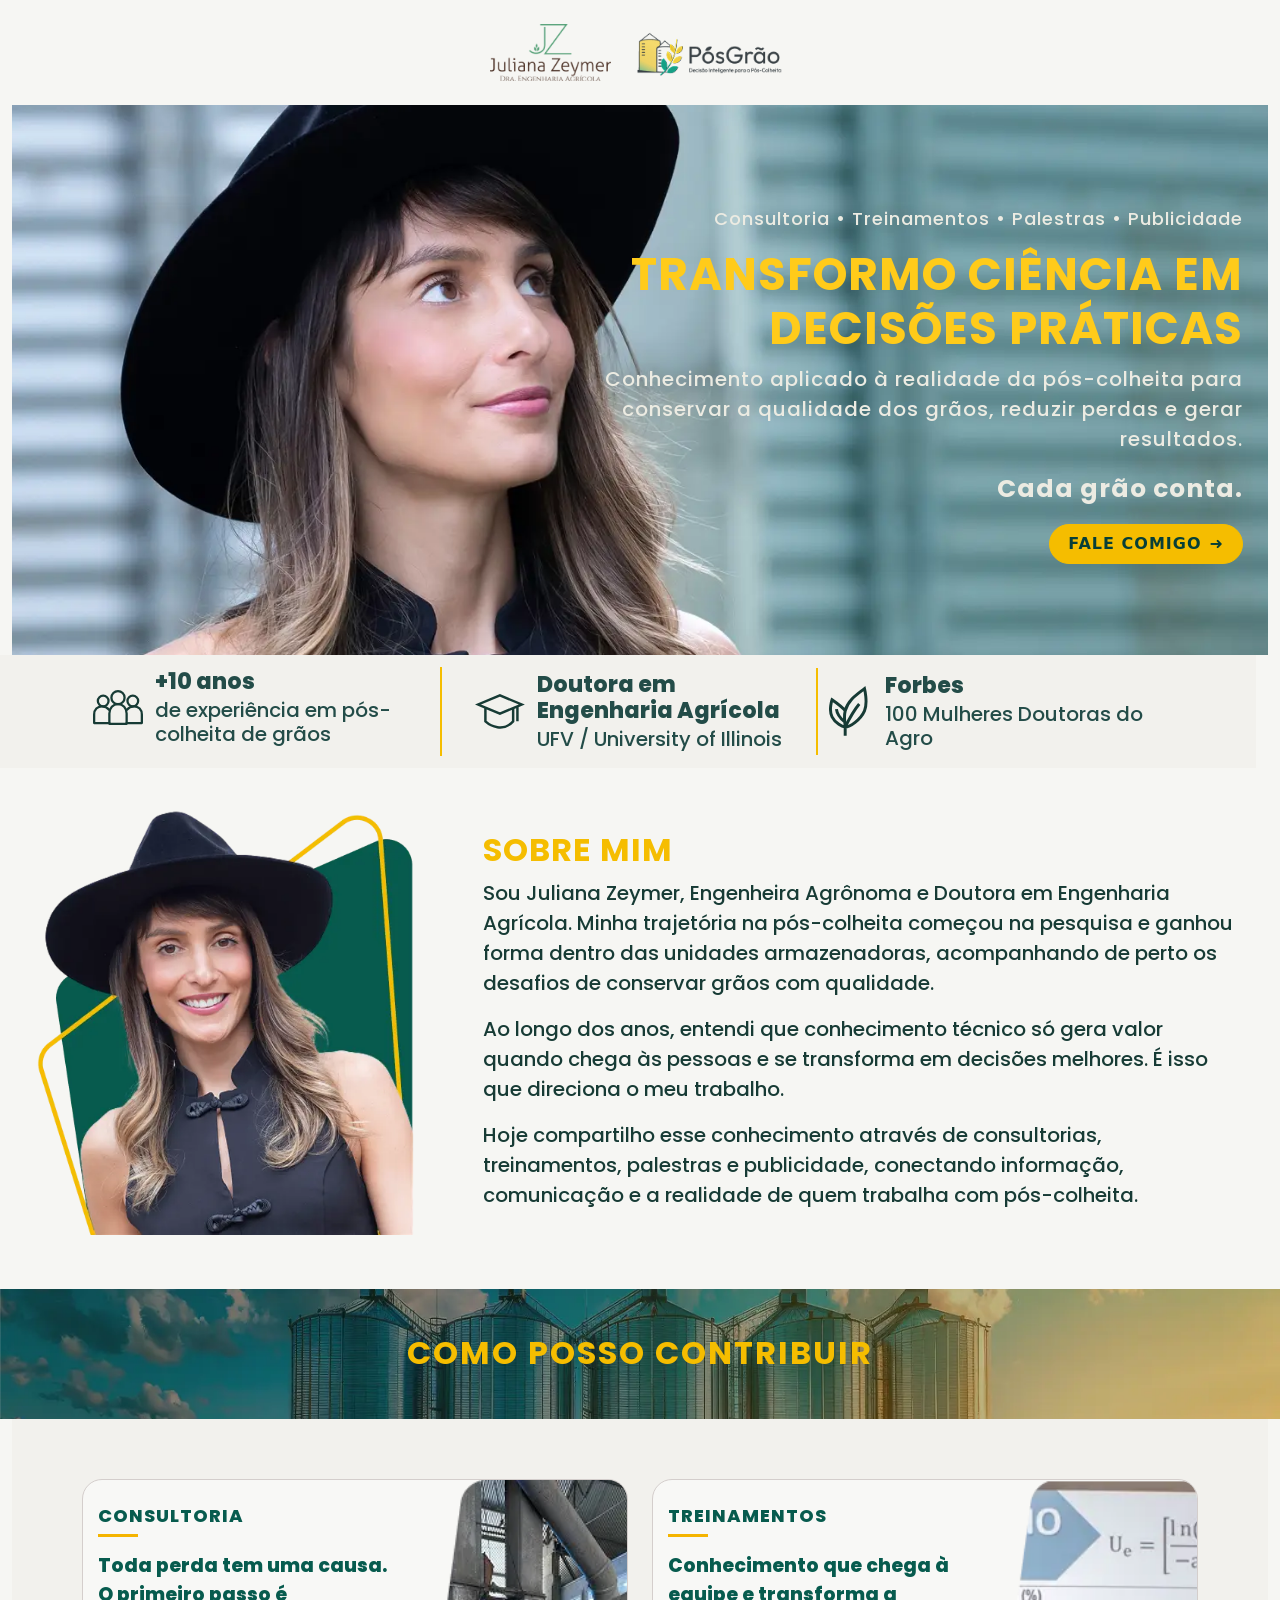
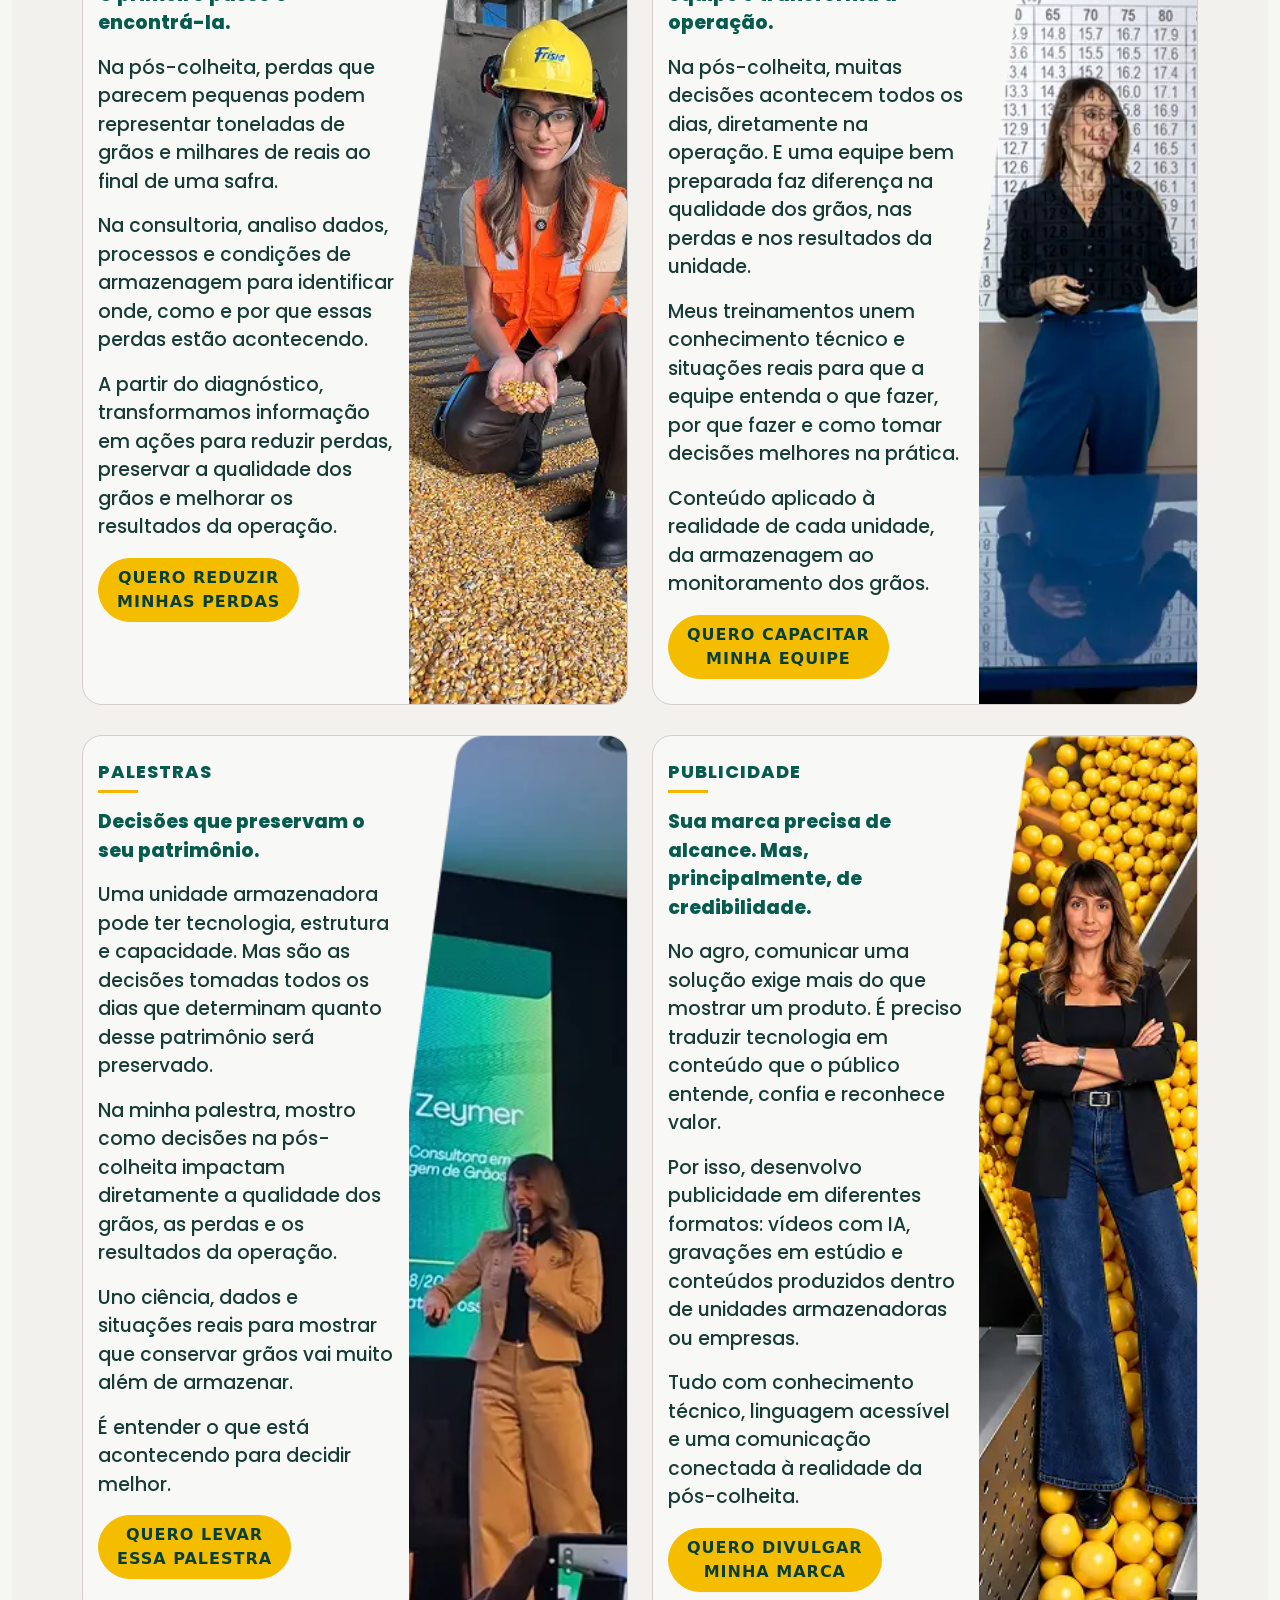
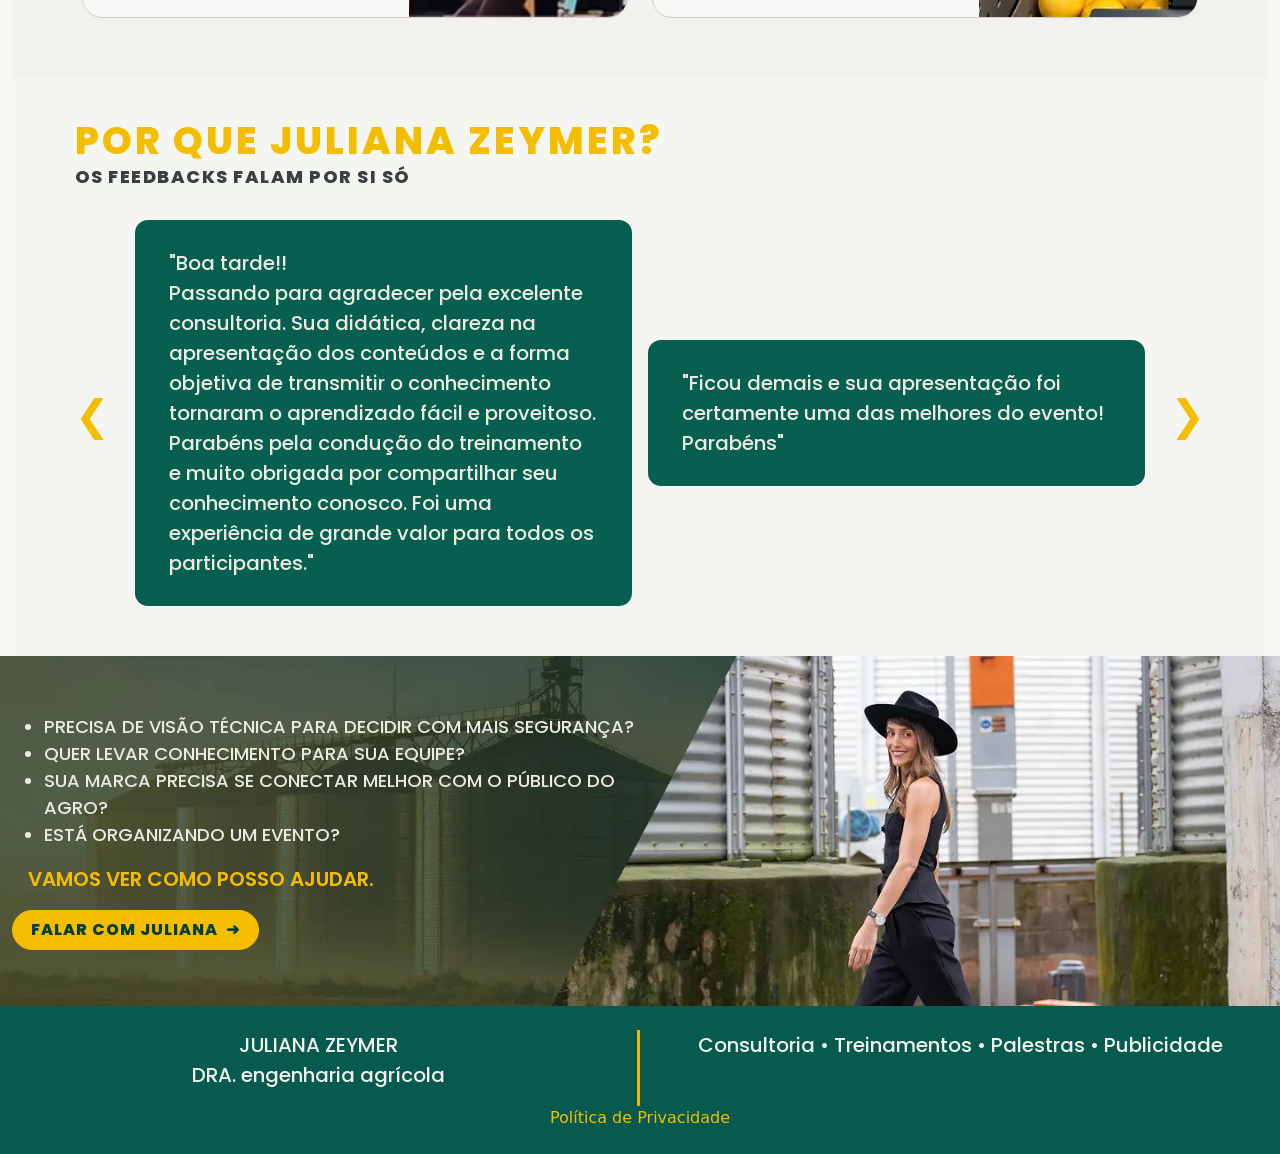
<file: index.html>
<!DOCTYPE html>
<html lang="pt-br">

<head>
    <meta charset="UTF-8">
    <meta name="viewport" content="width=device-width, initial-scale=1.0">
    <title>Juliana Zeymer</title>

    <meta name="author" content="Juliana Soares Zeymer">
    <meta name="keywords"
        content="Juliana Zeymer, pós-colheita de grãos, armazenagem de grãos, consultoria no agronegócio, consultoria em pós-colheita, redução de perdas de grãos, conservação de grãos, qualidade de grãos, treinamentos no agronegócio, palestras sobre grãos, engenharia agrícola">
    <meta name="description"
        content="Juliana Zeymer: consultoria, treinamentos e palestras em pós-colheita e armazenagem de grãos. Conhecimento científico aplicado para reduzir perdas, preservar a qualidade e melhorar os resultados no agronegócio.">

    <link rel="icon" type="image/x-icon" href="imagens/favicon.svg">

    <!-- Latest compiled and minified CSS -->
    <link href="https://cdn.jsdelivr.net/npm/bootstrap@5.3.8/dist/css/bootstrap.min.css" rel="stylesheet">

    <!-- Latest compiled JavaScript -->
    <script src="https://cdn.jsdelivr.net/npm/bootstrap@5.3.8/dist/js/bootstrap.bundle.min.js"></script>

   <link rel="preconnect" href="https://fonts.googleapis.com">
<link rel="preconnect" href="https://fonts.gstatic.com" crossorigin>

<link
    href="https://fonts.googleapis.com/css2?family=Poppins:wght@400;600;700;800&display=swap"
    rel="stylesheet">

    <link rel="stylesheet" href="css/style.css">
</head>

<body>
    <main class="container-fluid">
        <header>
            <nav class="navbar navbar-expand-sm">
                <div class="container-fluid">
                    <a class="navbar-brand py-3" href="#">
                        <img src="imagens/logo.png" alt="Logo">
                    </a>
                </div>
            </nav>
        </header>

        <section class="hero p-0 m-0">
            <div class="row p-0 m-0">
                <div class="col-12 text_hero">
                    <p class="herop" id="herop">Consultoria • Treinamentos • Palestras • Publicidade</p>

                    <h1 class="herotitle">TRANSFORMO CIÊNCIA EM DECISÕES PRÁTICAS</h1>

                    <p class="herop">
                        Conhecimento aplicado à realidade da pós-colheita para conservar
                        a qualidade dos grãos, reduzir perdas e gerar resultados.
                    </p>

                    <p class="herodest">Cada grão conta.</p>

                    <a href="https://wa.me/5531984454926?text=Ol%C3%A1%21%20Gostaria%20de%20saber%20mais%20sobre%20seus%20servi%C3%A7os."
                        class="btn btn-warning btn-hero" target="_blank" rel="noopener noreferrer"> FALE COMIGO <span
                            aria-hidden="true">➜</span> </a>
                </div>
            </div>
        </section>

        <div class="certificado row">

            <div class="certificado-item col-12 col-sm-12 col-lg-4 pb-2">
                <img src="imagens/people.svg" alt="Experiência">

                <div>
                    <p class="certdest">+10 anos</p>
                    <p>de experiência em pós-colheita de grãos</p>
                </div>
            </div>

            <div class="certificado-item col-12 col-sm-12 col-lg-4">
                <img src="imagens/capelo.svg" alt="Doutora em Engenharia Agrícola">

                <div>
                    <p class="certdest">Doutora em<br>Engenharia Agrícola</p>
                    <p>UFV / University of Illinois</p>
                </div>
            </div>

            <div class="certificado-item col-12 col-sm-12 col-lg-4">
                <img src="imagens/folha.svg" alt="Forbes">

                <div>
                    <p class="certdest">Forbes</p>
                    <p>100 Mulheres Doutoras do Agro</p>
                </div>
            </div>

        </div>

        <section class="row py-4 sobre-section" id="sobre">
            <div class="col-12 col-xl-4 imgsobre">
                <img src="imagens/sobre.webp" class="w-50 mx-auto d-block" alt="Juliana Zeymer">
            </div>
            <div class="col-12 col-xl-8 textosobre">
                <h2 class="titlesobre">SOBRE MIM</h2>
                <p>Sou Juliana Zeymer, Engenheira Agrônoma e Doutora em Engenharia Agrícola. Minha trajetória na
                    pós-colheita começou na pesquisa e ganhou forma dentro das unidades armazenadoras, acompanhando de
                    perto os desafios de conservar grãos com qualidade.</p>
                <p>Ao longo dos anos, entendi que conhecimento técnico só gera valor quando chega às pessoas e se
                    transforma em decisões melhores. É isso que direciona o meu trabalho.</p>
                <p>Hoje compartilho esse conhecimento através de consultorias, treinamentos, palestras e publicidade,
                    conectando informação, comunicação e a realidade de quem trabalha com pós-colheita.</p>
            </div>
        </section>

        <section class="row" id="servicos">
            <div class="col-12 img_serv py-3">
                <h2 class="servicos-titulo">COMO POSSO CONTRIBUIR</h2>
            </div>
        </section>

        <section class="servicos">
            <div class="container">
                <div class="row">

                    <!-- CONSULTORIA -->
                    <div class="col-12 col-xl-6">
                        <div class="servico-card">

                            <div class="servico-texto">
                                <h3>CONSULTORIA</h3>

                                <p class="destaque">
                                    Toda perda tem uma causa. O primeiro passo é encontrá-la.
                                </p>

                                <p>
                                    Na pós-colheita, perdas que parecem pequenas podem
                                    representar toneladas de grãos e milhares de reais
                                    ao final de uma safra.
                                </p>

                                <p>
                                    Na consultoria, analiso dados, processos e condições
                                    de armazenagem para identificar onde, como e por que
                                    essas perdas estão acontecendo.
                                </p>

                                <p>
                                    A partir do diagnóstico, transformamos informação em
                                    ações para reduzir perdas, preservar a qualidade dos
                                    grãos e melhorar os resultados da operação.
                                </p>

                                <a href="https://wa.me/5531984454926?text=Ol%C3%A1%21%20Gostaria%20de%20saber%20mais%20sobre%20seus%20servi%C3%A7os."
                        class="btn btn-warning btn-hero" target="_blank" rel="noopener noreferrer" class="btn-consultoria">
                                    Quero reduzir<br>minhas perdas
                                </a>
                            </div>

                            <div class="servico-imagem">
                                <img src="imagens/consultoria.webp" alt="Consultoria">
                            </div>

                        </div>
                    </div>

                    <!-- TREINAMENTOS -->
                    <div class="col-12 col-xl-6">
                        <div class="servico-card">

                            <div class="servico-texto">
                                <h3>TREINAMENTOS</h3>

                                <p class="destaque">
                                    Conhecimento que chega à equipe e transforma a operação.
                                </p>

                                <p>
                                    Na pós-colheita, muitas decisões acontecem todos os
                                    dias, diretamente na operação. E uma equipe bem
                                    preparada faz diferença na qualidade dos grãos,
                                    nas perdas e nos resultados da unidade.
                                </p>

                                <p>
                                    Meus treinamentos unem conhecimento técnico e
                                    situações reais para que a equipe entenda o que
                                    fazer, por que fazer e como tomar decisões melhores
                                    na prática.
                                </p>

                                <p>
                                    Conteúdo aplicado à realidade de cada unidade,
                                    da armazenagem ao monitoramento dos grãos.
                                </p>

                                <a href="https://wa.me/5531984454926?text=Ol%C3%A1%21%20Gostaria%20de%20saber%20mais%20sobre%20seus%20servi%C3%A7os."
                        class="btn btn-warning btn-hero" target="_blank" rel="noopener noreferrer" class="btn-consultoria">
                                    Quero capacitar<br>minha equipe
                                </a>
                            </div>

                            <div class="servico-imagem">
                                <img src="imagens/treinamento.webp" alt="Treinamentos">
                            </div>

                        </div>
                    </div>

                    <!-- PALESTRAS -->
                    <div class="col-12 col-xl-6">
                        <div class="servico-card">

                            <div class="servico-texto">
                                <h3>PALESTRAS</h3>

                                <p class="destaque">
                                    Decisões que preservam o seu patrimônio.
                                </p>

                                <p>
                                    Uma unidade armazenadora pode ter tecnologia,
                                    estrutura e capacidade. Mas são as decisões tomadas
                                    todos os dias que determinam quanto desse patrimônio
                                    será preservado.
                                </p>

                                <p>
                                    Na minha palestra, mostro como decisões na
                                    pós-colheita impactam diretamente a qualidade dos
                                    grãos, as perdas e os resultados da operação.
                                </p>

                                <p>
                                    Uno ciência, dados e situações reais para mostrar
                                    que conservar grãos vai muito além de armazenar.
                                </p>

                                <p>
                                    É entender o que está acontecendo para decidir melhor.
                                </p>

                                <a href="https://wa.me/5531984454926?text=Ol%C3%A1%21%20Gostaria%20de%20saber%20mais%20sobre%20seus%20servi%C3%A7os."
                        class="btn btn-warning btn-hero" target="_blank" rel="noopener noreferrer" class="btn-consultoria">
                                    Quero levar<br>essa palestra
                                </a>
                            </div>

                            <div class="servico-imagem">
                                <img src="imagens/palestra.webp" alt="Palestras">
                            </div>

                        </div>
                    </div>

                    <!-- PUBLICIDADE -->
                    <div class="col-12 col-xl-6">
                        <div class="servico-card">

                            <div class="servico-texto">
                                <h3>PUBLICIDADE</h3>

                                <p class="destaque">
                                    Sua marca precisa de alcance. Mas, principalmente,
                                    de credibilidade.
                                </p>

                                <p>
                                    No agro, comunicar uma solução exige mais do que
                                    mostrar um produto. É preciso traduzir tecnologia
                                    em conteúdo que o público entende, confia e
                                    reconhece valor.
                                </p>

                                <p>
                                    Por isso, desenvolvo publicidade em diferentes
                                    formatos: vídeos com IA, gravações em estúdio e
                                    conteúdos produzidos dentro de unidades
                                    armazenadoras ou empresas.
                                </p>

                                <p>
                                    Tudo com conhecimento técnico, linguagem acessível
                                    e uma comunicação conectada à realidade da
                                    pós-colheita.
                                </p>

                                <a href="https://wa.me/5531984454926?text=Ol%C3%A1%21%20Gostaria%20de%20saber%20mais%20sobre%20seus%20servi%C3%A7os."
                        class="btn btn-warning btn-hero" target="_blank" rel="noopener noreferrer" class="btn-consultoria">
                                    Quero divulgar<br>minha marca
                                </a>
                            </div>

                            <div class="servico-imagem">
                                <img src="imagens/publicidade.webp" alt="Publicidade">
                            </div>

                        </div>
                    </div>

                </div>
            </div>
        </section>

       <section class="feedback-section" id="depoimentos">

    <div class="feedback-titulo">
        <h2>POR QUE JULIANA ZEYMER?</h2>
        <p>OS FEEDBACKS FALAM POR SI SÓ</p>
    </div>

    <div class="feedback-carousel">

        <!-- Botão anterior -->
        <button
            class="feedback-seta feedback-anterior"
            type="button"
            aria-label="Ver feedbacks anteriores">
            &#10094;
        </button>

        <!-- Área deslizante -->
        <div class="feedback-viewport">

            <div class="feedback-track">

                <!-- CARD 1 -->
                <article class="feedback-card">
                    <p>
                        "Boa tarde!!<br>
                        Passando para agradecer pela excelente consultoria.
                        Sua didática, clareza na apresentação dos conteúdos e
                        a forma objetiva de transmitir o conhecimento tornaram
                        o aprendizado fácil e proveitoso.
                        Parabéns pela condução do treinamento e muito obrigada
                        por compartilhar seu conhecimento conosco.
                        Foi uma experiência de grande valor para todos os participantes."
                    </p>
                </article>

                <!-- CARD 2 -->
                <article class="feedback-card">
                    <p>
                        "Ficou demais e sua apresentação foi certamente uma
                        das melhores do evento! Parabéns"
                    </p>
                </article>

                <!-- CARD 3 -->
                <article class="feedback-card">
                    <p>
                        "Seu bom trabalho e dedicação que vai trazer resultados."
                    </p>
                </article>

                <!-- CARD 4 -->
                <article class="feedback-card">
                    <p>
                        "Ficou demais e sua apresentação foi certamente uma das
                        melhores do evento! <br>
                        Parabéns!"
                    </p>
                </article>

                <!-- CARD 5 -->
                <article class="feedback-card">
                    <p>
                        "Obrigada Juliana Soares Zeymer, por trazer informações
                        tão relevantes e complementares ao tema principal
                        'pesagem', além de uma forma leve e dinâmica de
                        apresentar os conteúdos!!!"
                    </p>
                </article>

                <!-- CARD 6 -->
                <article class="feedback-card">
                    <p>
                        "Parabéns! Cada dia melhores os teus vídeos, super
                        didáticos! Ótima explicação, pois com esse checklist,
                        muitos problemas poderiam ser previstos e ou
                        solucionados antes do sinistro."
                    </p>
                </article>

                <!-- CARD 7 -->
                <article class="feedback-card">
                    <p>
                        "Trabalho na área e suas informações são muito bem
                        colocadas. Parabéns pelo trabalho."
                    </p>
                </article>

                <!-- CARD 8 -->
                <article class="feedback-card">
                    <p>
                        "Seus posts são muito ilustrativos e vão de encontro
                        com a realidade dos profissionais da área, parabéns
                        Juliana Zeymer."
                    </p>
                </article>

                <!-- CARD 9 -->
                <article class="feedback-card">
                    <p>
                        "Meus parabéns você é uma mulher super inteligente
                        para o Agro, informações muito importantes."
                    </p>
                </article>

                <!-- CARD 10 -->
                <article class="feedback-card">
                    <p>
                        "Meus parabéns pela explicação você é nota 1000"
                    </p>
                </article>

            </div>

        </div>

        <!-- Botão próximo -->
        <button
            class="feedback-seta feedback-proximo"
            type="button"
            aria-label="Ver próximos feedbacks">
            &#10095;
        </button>

    </div>

</section>

        <div class="row final" id="contato">
            <div class="col-12 py-4">
                <ul class="contato">
                    <li>PRECISA DE VISÃO TÉCNICA PARA DECIDIR COM MAIS SEGURANÇA?</li>
                    <li>QUER LEVAR CONHECIMENTO PARA SUA EQUIPE?</li>
                    <li>SUA MARCA PRECISA SE CONECTAR MELHOR COM O PÚBLICO DO AGRO?</li>
                    <li>ESTÁ ORGANIZANDO UM EVENTO?</li>
                </ul>

                <p class="ps-3">
                    VAMOS VER COMO POSSO AJUDAR.
                </p>

                <a href="https://wa.me/5531984454926?text=Ol%C3%A1%21%20Gostaria%20de%20saber%20mais%20sobre%20seus%20servi%C3%A7os."
                        class="btn btn-warning btn-hero" target="_blank" rel="noopener noreferrer"> FALAR COM JULIANA
                    <span aria-hidden="true">➜</span> </a>
            </div>
        </div>

        <footer class="row rodape py-4">
            <div class="col-12 col-sm-6 bordrodape">
                <p class="textrodape pb-0 mb-0"> JULIANA ZEYMER</p>
                <p class="textrodape">DRA. engenharia agrícola</p>
            </div>
            <div class="col-12 col-sm-6">
                <p class="textrodape">Consultoria • Treinamentos • Palestras • Publicidade</p>
            </div>
            <div class="linkfooter">
                <a href="politica.html">Política de Privacidade</a>
            </div>
        </footer>

    </main>


    <!-- javascript -->
    <script>
    document.querySelectorAll('.feedback-carousel').forEach((carousel) => {

        const lista = carousel.querySelector('.feedback-track');
        const anterior = carousel.querySelector('.feedback-anterior');
        const proximo = carousel.querySelector('.feedback-proximo');

        function navegar(direcao) {
            const card = lista.querySelector('.feedback-card');

            if (!card) return;

            const estilos = getComputedStyle(lista);
            const gap = parseFloat(estilos.gap) || 0;

            const distancia = card.getBoundingClientRect().width + gap;

            lista.scrollBy({
                left: direcao * distancia,
                behavior: 'smooth'
            });
        }

        anterior.addEventListener('click', () => {
            navegar(-1);
        });

        proximo.addEventListener('click', () => {
            navegar(1);
        });

    });
</script>
</body>

</html>
</file>
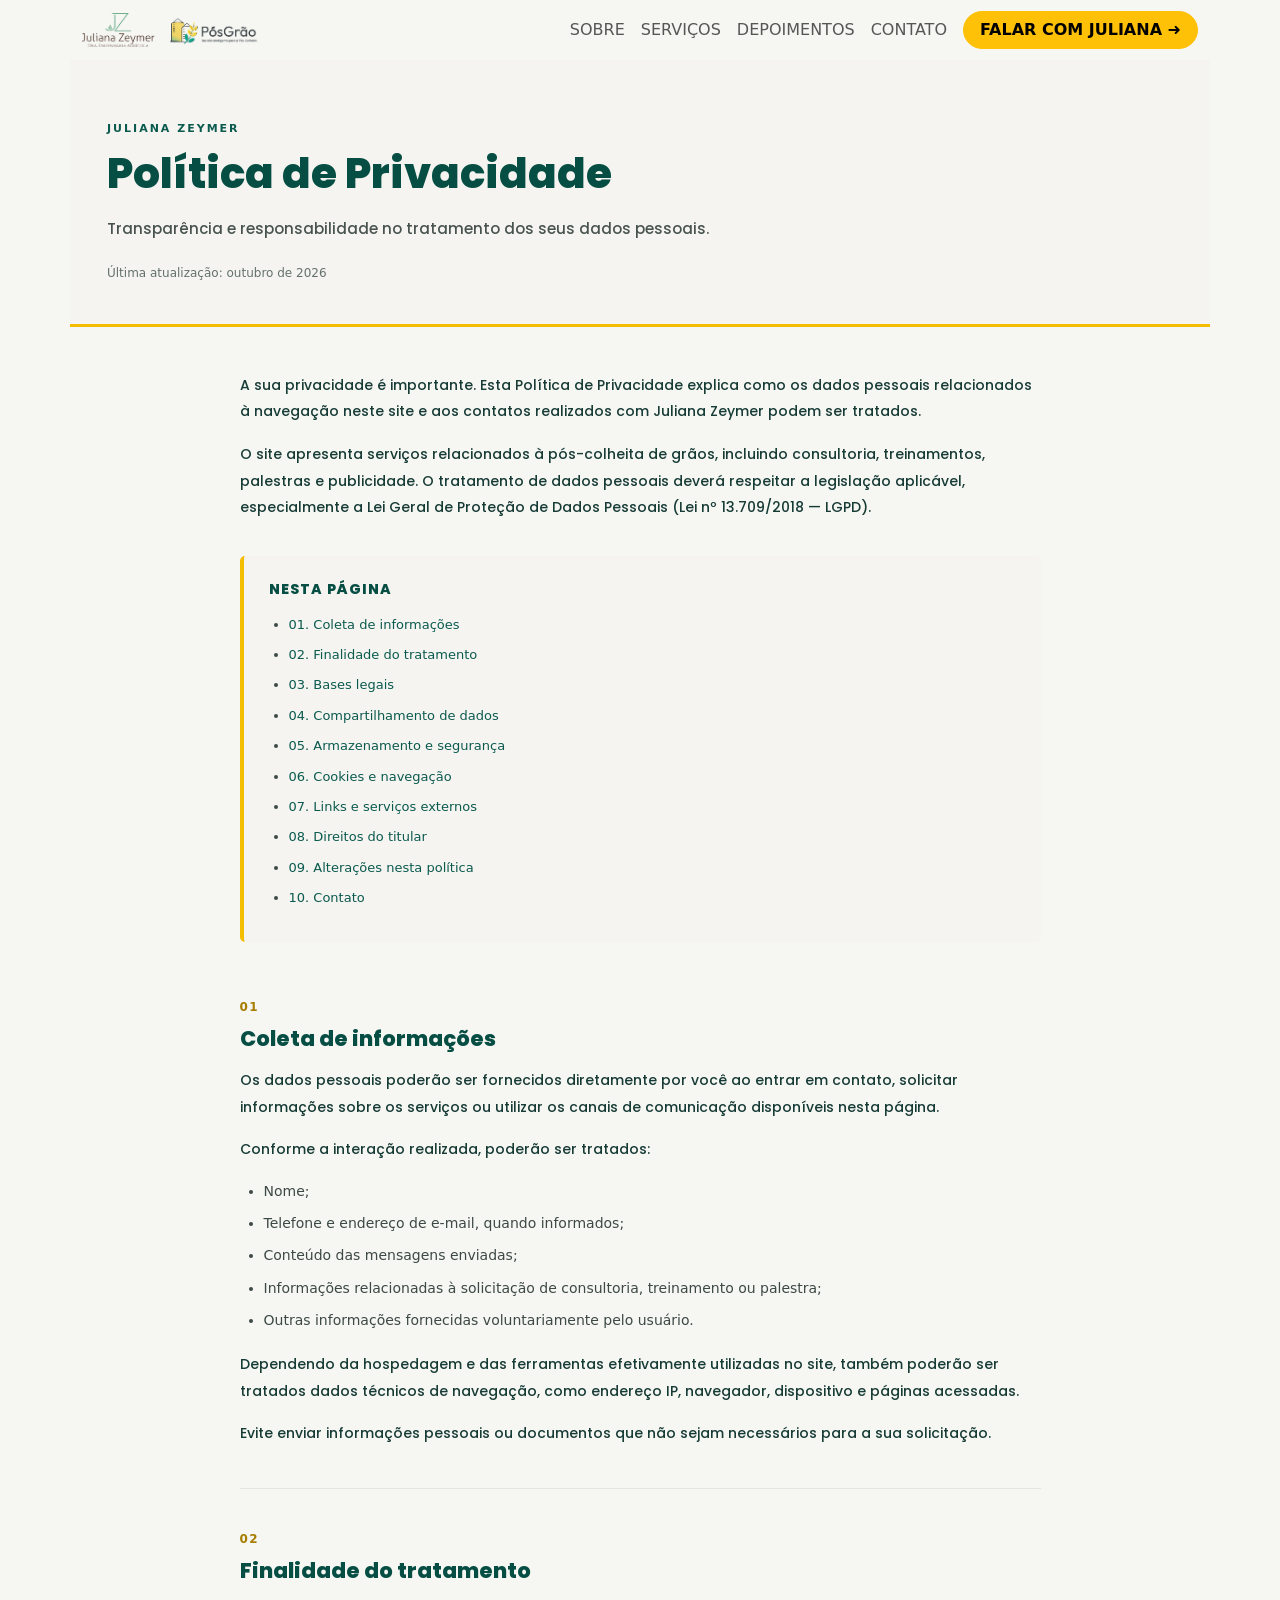
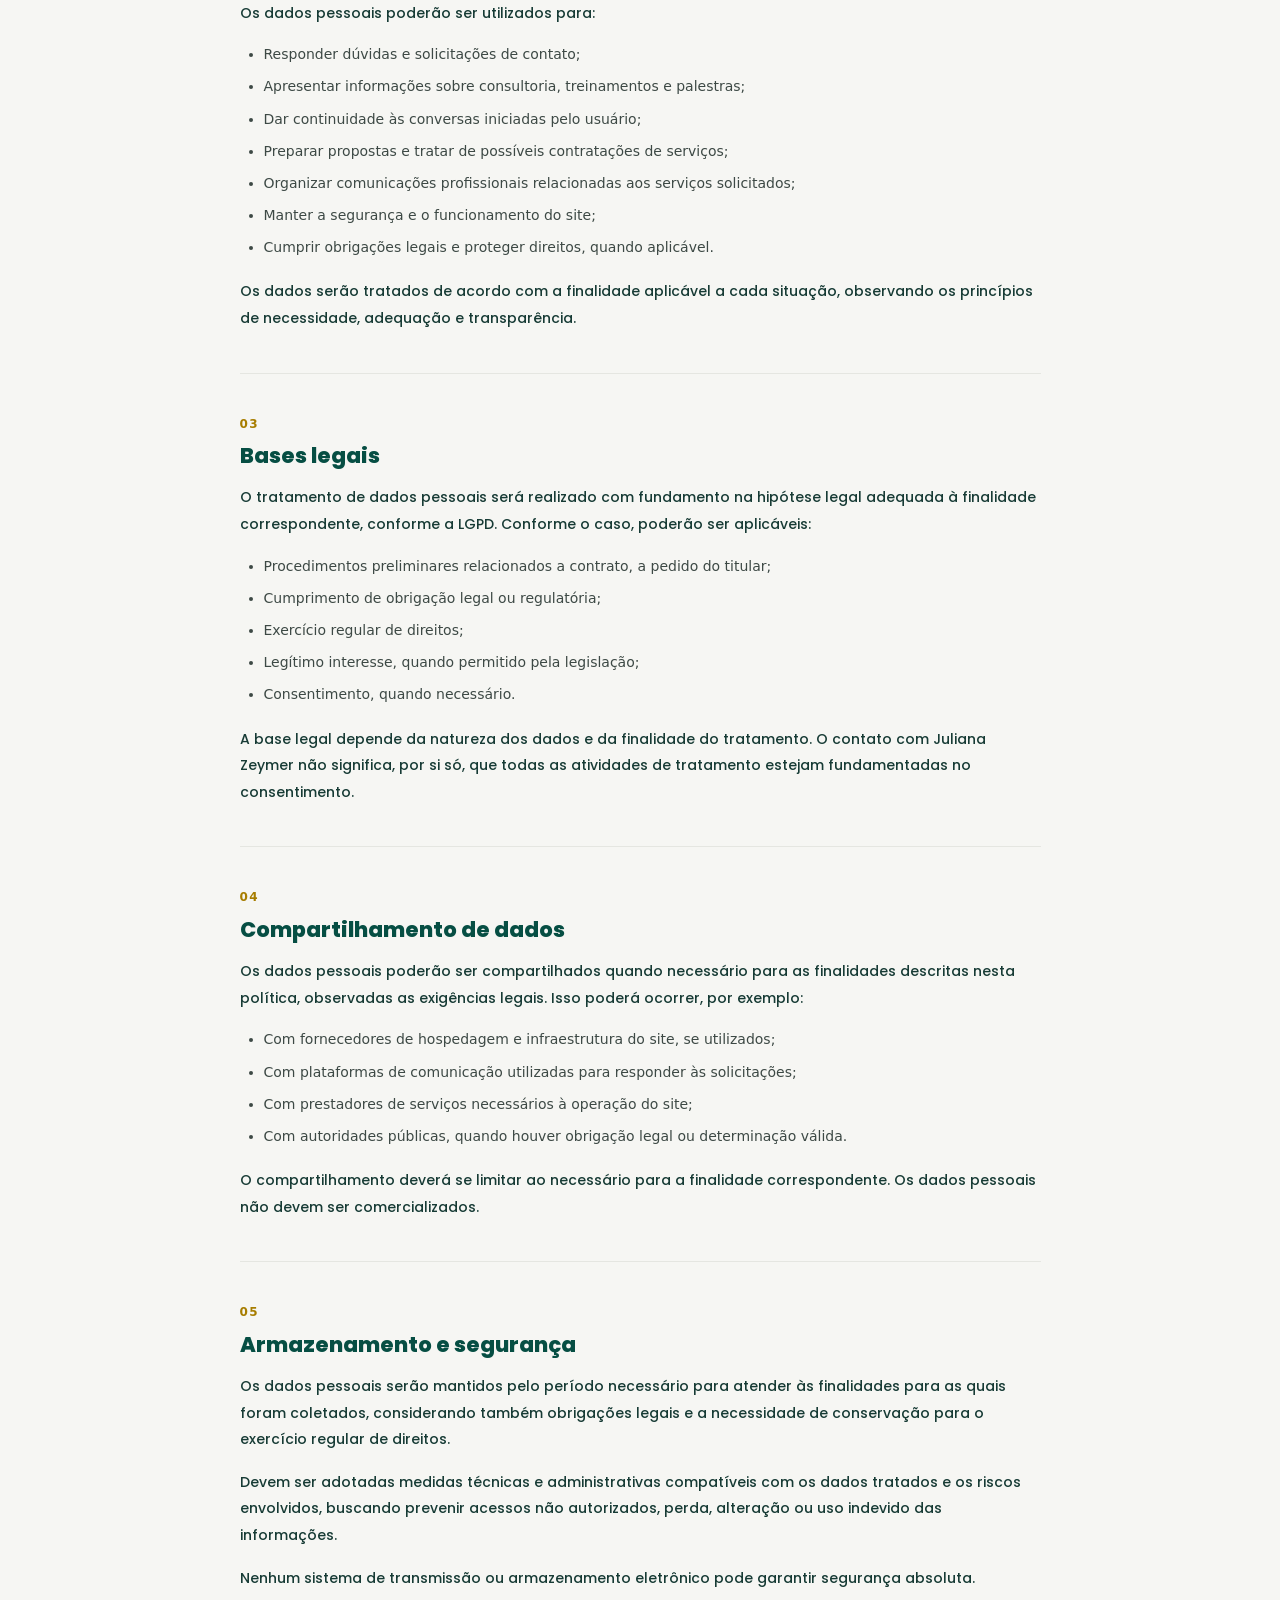
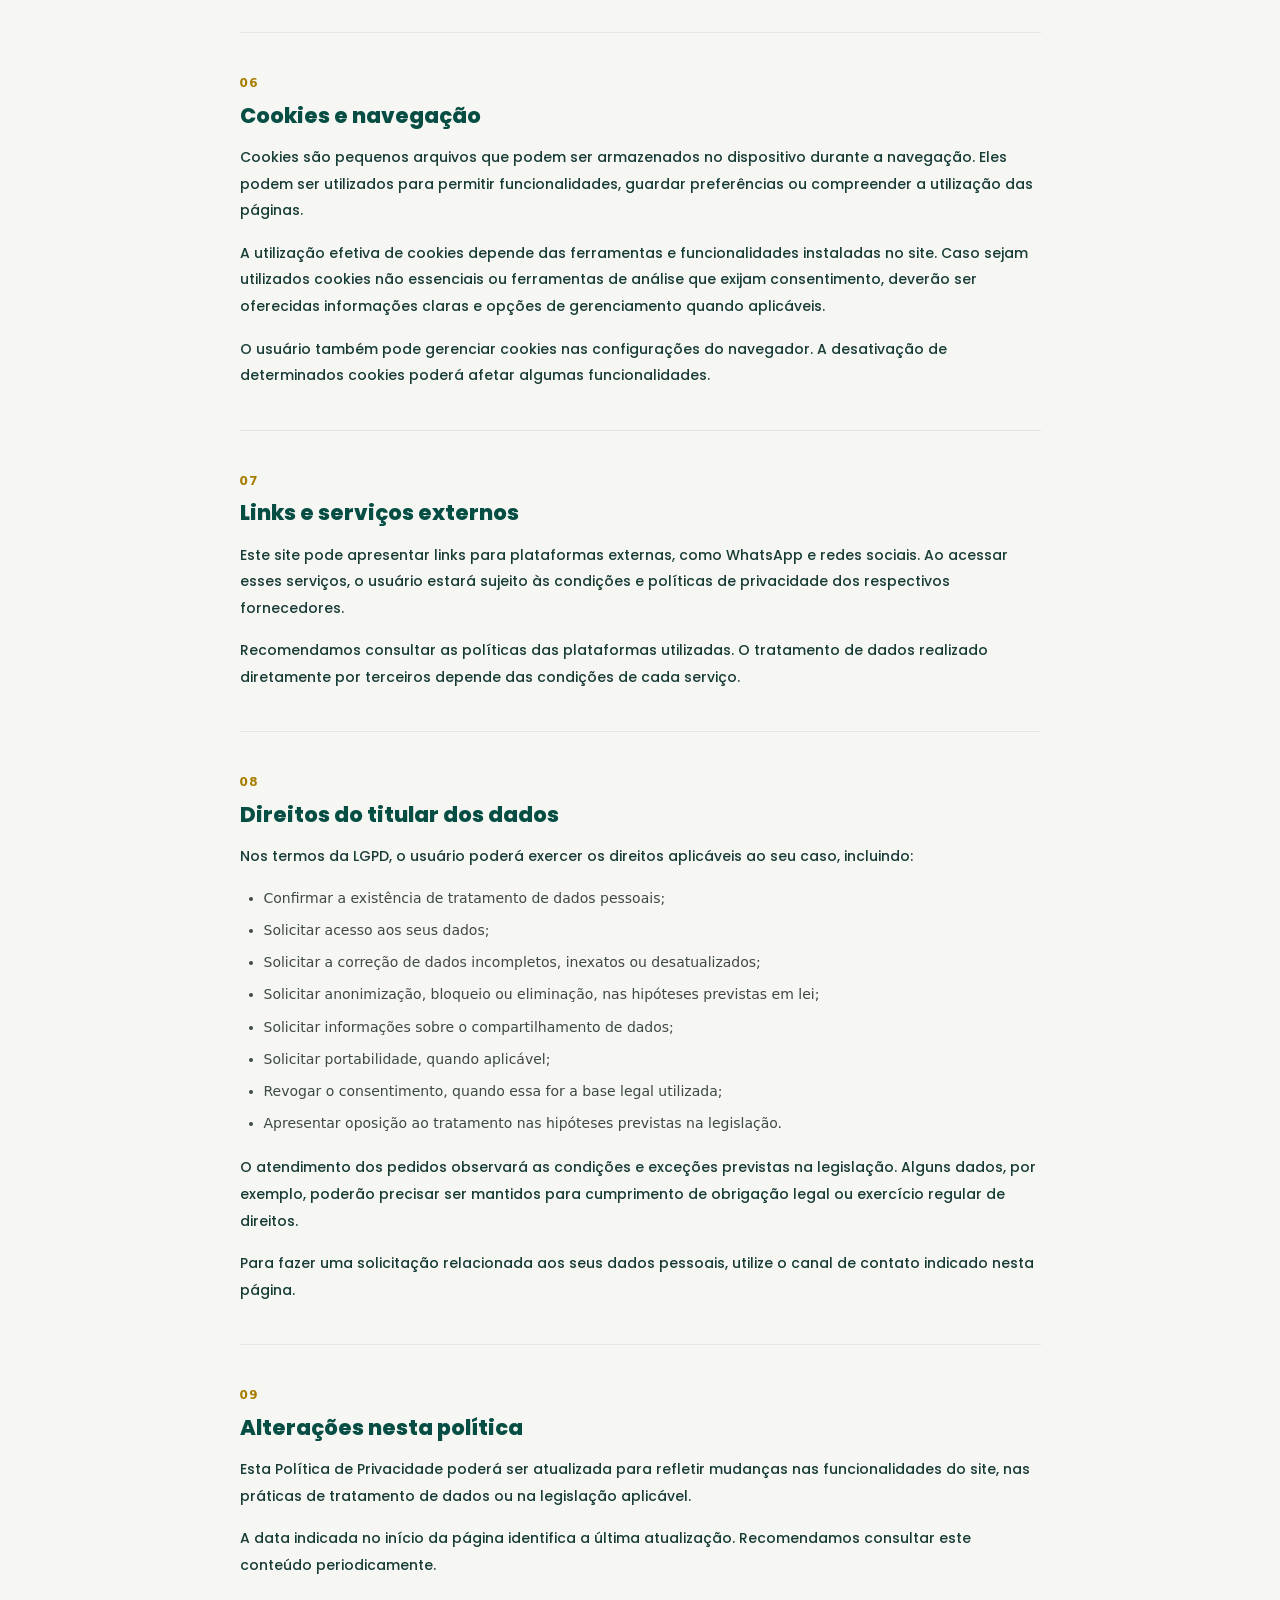
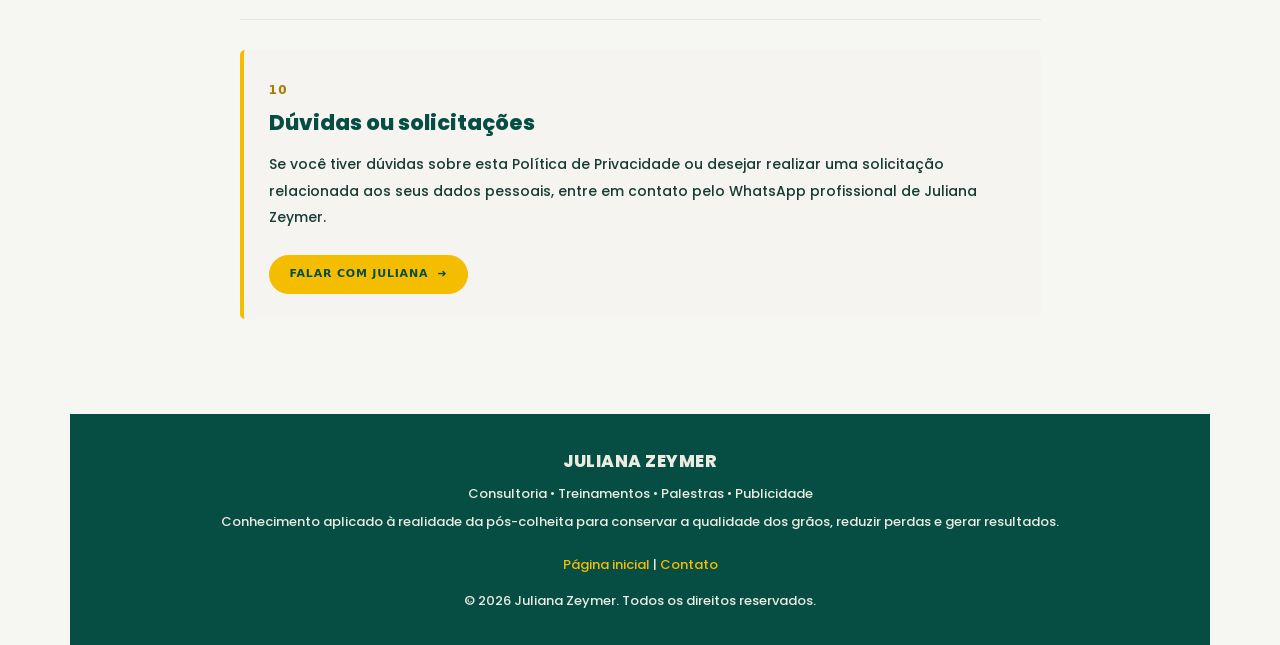
<file: politica.html>
<!DOCTYPE html>
<html lang="pt-br">

<head>
    <meta charset="UTF-8">
    <meta name="viewport" content="width=device-width, initial-scale=1.0">
    <title>Política de Privacidade | Juliana Zeymer</title>
    <meta name="author" content="Juliana Zeymer">
    <meta name="keywords"
        content="Juliana Zeymer, política de privacidade, pós-colheita de grãos, consultoria agrícola, treinamentos, palestras, agronegócio, LGPD">
    <meta name="description"
        content="Conheça a Política de Privacidade de Juliana Zeymer e saiba como os dados pessoais são tratados durante a navegação e o contato sobre consultoria, treinamentos e palestras em pós-colheita de grãos.">

    <link rel="icon" type="image/x-icon" href="imagens/favicon.svg">

    <!-- Latest compiled and minified CSS -->
    <link href="https://cdn.jsdelivr.net/npm/bootstrap@5.3.8/dist/css/bootstrap.min.css" rel="stylesheet">

    <!-- Latest compiled JavaScript -->
    <script src="https://cdn.jsdelivr.net/npm/bootstrap@5.3.8/dist/js/bootstrap.bundle.min.js"></script>

    <link rel="preconnect" href="https://fonts.googleapis.com">
    <link rel="preconnect" href="https://fonts.gstatic.com" crossorigin>
    <link
        href="https://fonts.googleapis.com/css2?family=Poppins:ital,wght@0,100;0,200;0,300;0,400;0,500;0,600;0,700;0,800;0,900;1,100;1,200;1,300;1,400;1,500;1,600;1,700;1,800;1,900&display=swap"
        rel="stylesheet">

    <link rel="stylesheet" href="css/style.css">
</head>

<body>
    <main class="container"> <!-- CABEÇALHO -->
        <header class="row">
            <nav class="navbar navbar-expand-sm col-12">
                <div class="container"> <a class="navbar-brand" href="index.html#sobre"> <img class="logo-politica"
                            src="imagens/logo.png" alt="Juliana Zeymer"
                            style="max-width: 180px; width: 100%; height: auto;"> </a> <button class="navbar-toggler"
                        type="button" data-bs-toggle="collapse" data-bs-target="#menuPolitica"
                        aria-controls="menuPolitica" aria-expanded="false" aria-label="Abrir menu de navegação"> <span
                            class="navbar-toggler-icon"></span> </button>
                    <div class="collapse navbar-collapse" id="menuPolitica">
                        <ul class="navbar-nav ms-auto align-items-sm-center">
                            <li class="nav-item"> <a class="nav-link" href="index.html#sobre"> SOBRE </a> </li>
                            <li class="nav-item"> <a class="nav-link" href="index.html#servicos"> SERVIÇOS </a> </li>
                            <li class="nav-item"> <a class="nav-link" href="index.html#depoimentos"> DEPOIMENTOS </a>
                            </li>
                            <li class="nav-item"> <a class="nav-link" href="index.html#contato"> CONTATO </a> </li>
                            <li class="nav-item ms-sm-2 my-2 my-sm-0"> <a
                                    href="https://wa.me/5531998932802?text=Ol%C3%A1%21%20Gostaria%20de%20saber%20mais%20sobre%20seus%20servi%C3%A7os."
                                    class="btn btn-warning rounded-pill fw-bold px-3" target="_blank"
                                    rel="noopener noreferrer"> FALAR COM JULIANA <span aria-hidden="true">➜</span> </a>
                            </li>
                        </ul>
                    </div>
                </div>
            </nav>
        </header> <!-- TÍTULO -->
        <section class="row politica-header">
            <div class="col-12"> <span class="politica-etiqueta"> JULIANA ZEYMER </span>
                <h1>Política de Privacidade</h1>
                <p> Transparência e responsabilidade no tratamento dos seus dados pessoais. </p> <span
                    class="politica-data"> Última atualização: outubro de 2026 </span>
            </div>
        </section> <!-- CONTEÚDO -->
        <div class="row politica-conteudo">
            <div class="col-12 col-lg-9 mx-auto">
                <div class="politica-introducao">
                    <p> A sua privacidade é importante. Esta Política de Privacidade explica como os dados pessoais
                        relacionados à navegação neste site e aos contatos realizados com Juliana Zeymer podem ser
                        tratados. </p>
                    <p> O site apresenta serviços relacionados à pós-colheita de grãos, incluindo consultoria,
                        treinamentos, palestras e publicidade. O tratamento de dados pessoais deverá respeitar a
                        legislação aplicável, especialmente a Lei Geral de Proteção de Dados Pessoais (Lei nº
                        13.709/2018 — LGPD). </p>
                </div> <!-- ÍNDICE -->
                <nav class="politica-indice" aria-label="Índice da política">
                    <h2>NESTA PÁGINA</h2>
                    <ul>
                        <li><a href="#coleta">01. Coleta de informações</a></li>
                        <li><a href="#finalidade">02. Finalidade do tratamento</a></li>
                        <li><a href="#bases-legais">03. Bases legais</a></li>
                        <li><a href="#compartilhamento">04. Compartilhamento de dados</a></li>
                        <li><a href="#seguranca">05. Armazenamento e segurança</a></li>
                        <li><a href="#cookies">06. Cookies e navegação</a></li>
                        <li><a href="#terceiros">07. Links e serviços externos</a></li>
                        <li><a href="#direitos">08. Direitos do titular</a></li>
                        <li><a href="#alteracoes">09. Alterações nesta política</a></li>
                        <li><a href="#contato-privacidade">10. Contato</a></li>
                    </ul>
                </nav> <!-- 01 -->
                <section class="politica-secao" id="coleta"> <span class="politica-numero">01</span>
                    <h2>Coleta de informações</h2>
                    <p> Os dados pessoais poderão ser fornecidos diretamente por você ao entrar em contato, solicitar
                        informações sobre os serviços ou utilizar os canais de comunicação disponíveis nesta página.
                    </p>
                    <p>Conforme a interação realizada, poderão ser tratados:</p>
                    <ul>
                        <li>Nome;</li>
                        <li>Telefone e endereço de e-mail, quando informados;</li>
                        <li>Conteúdo das mensagens enviadas;</li>
                        <li>Informações relacionadas à solicitação de consultoria, treinamento ou palestra;</li>
                        <li>Outras informações fornecidas voluntariamente pelo usuário.</li>
                    </ul>
                    <p> Dependendo da hospedagem e das ferramentas efetivamente utilizadas no site, também poderão ser
                        tratados dados técnicos de navegação, como endereço IP, navegador, dispositivo e páginas
                        acessadas. </p>
                    <p> Evite enviar informações pessoais ou documentos que não sejam necessários para a sua
                        solicitação. </p>
                </section> <!-- 02 -->
                <section class="politica-secao" id="finalidade"> <span class="politica-numero">02</span>
                    <h2>Finalidade do tratamento</h2>
                    <p>Os dados pessoais poderão ser utilizados para:</p>
                    <ul>
                        <li>Responder dúvidas e solicitações de contato;</li>
                        <li>Apresentar informações sobre consultoria, treinamentos e palestras;</li>
                        <li>Dar continuidade às conversas iniciadas pelo usuário;</li>
                        <li>Preparar propostas e tratar de possíveis contratações de serviços;</li>
                        <li>Organizar comunicações profissionais relacionadas aos serviços solicitados;</li>
                        <li>Manter a segurança e o funcionamento do site;</li>
                        <li>Cumprir obrigações legais e proteger direitos, quando aplicável.</li>
                    </ul>
                    <p> Os dados serão tratados de acordo com a finalidade aplicável a cada situação, observando os
                        princípios de necessidade, adequação e transparência. </p>
                </section> <!-- 03 -->
                <section class="politica-secao" id="bases-legais"> <span class="politica-numero">03</span>
                    <h2>Bases legais</h2>
                    <p> O tratamento de dados pessoais será realizado com fundamento na hipótese legal adequada à
                        finalidade correspondente, conforme a LGPD. Conforme o caso, poderão ser aplicáveis: </p>
                    <ul>
                        <li>Procedimentos preliminares relacionados a contrato, a pedido do titular;</li>
                        <li>Cumprimento de obrigação legal ou regulatória;</li>
                        <li>Exercício regular de direitos;</li>
                        <li>Legítimo interesse, quando permitido pela legislação;</li>
                        <li>Consentimento, quando necessário.</li>
                    </ul>
                    <p> A base legal depende da natureza dos dados e da finalidade do tratamento. O contato com Juliana
                        Zeymer não significa, por si só, que todas as atividades de tratamento estejam fundamentadas no
                        consentimento. </p>
                </section> <!-- 04 -->
                <section class="politica-secao" id="compartilhamento"> <span class="politica-numero">04</span>
                    <h2>Compartilhamento de dados</h2>
                    <p> Os dados pessoais poderão ser compartilhados quando necessário para as finalidades descritas
                        nesta política, observadas as exigências legais. Isso poderá ocorrer, por exemplo: </p>
                    <ul>
                        <li>Com fornecedores de hospedagem e infraestrutura do site, se utilizados;</li>
                        <li>Com plataformas de comunicação utilizadas para responder às solicitações;</li>
                        <li>Com prestadores de serviços necessários à operação do site;</li>
                        <li>Com autoridades públicas, quando houver obrigação legal ou determinação válida.</li>
                    </ul>
                    <p> O compartilhamento deverá se limitar ao necessário para a finalidade correspondente. Os dados
                        pessoais não devem ser comercializados. </p>
                </section> <!-- 05 -->
                <section class="politica-secao" id="seguranca"> <span class="politica-numero">05</span>
                    <h2>Armazenamento e segurança</h2>
                    <p> Os dados pessoais serão mantidos pelo período necessário para atender às finalidades para as
                        quais foram coletados, considerando também obrigações legais e a necessidade de conservação para
                        o exercício regular de direitos. </p>
                    <p> Devem ser adotadas medidas técnicas e administrativas compatíveis com os dados tratados e os
                        riscos envolvidos, buscando prevenir acessos não autorizados, perda, alteração ou uso indevido
                        das informações. </p>
                    <p> Nenhum sistema de transmissão ou armazenamento eletrônico pode garantir segurança absoluta. </p>
                </section> <!-- 06 -->
                <section class="politica-secao" id="cookies"> <span class="politica-numero">06</span>
                    <h2>Cookies e navegação</h2>
                    <p> Cookies são pequenos arquivos que podem ser armazenados no dispositivo durante a navegação. Eles
                        podem ser utilizados para permitir funcionalidades, guardar preferências ou compreender a
                        utilização das páginas. </p>
                    <p> A utilização efetiva de cookies depende das ferramentas e funcionalidades instaladas no site.
                        Caso sejam utilizados cookies não essenciais ou ferramentas de análise que exijam consentimento,
                        deverão ser oferecidas informações claras e opções de gerenciamento quando aplicáveis. </p>
                    <p> O usuário também pode gerenciar cookies nas configurações do navegador. A desativação de
                        determinados cookies poderá afetar algumas funcionalidades. </p>
                </section> <!-- 07 -->
                <section class="politica-secao" id="terceiros"> <span class="politica-numero">07</span>
                    <h2>Links e serviços externos</h2>
                    <p> Este site pode apresentar links para plataformas externas, como WhatsApp e redes sociais. Ao
                        acessar esses serviços, o usuário estará sujeito às condições e políticas de privacidade dos
                        respectivos fornecedores. </p>
                    <p> Recomendamos consultar as políticas das plataformas utilizadas. O tratamento de dados realizado
                        diretamente por terceiros depende das condições de cada serviço. </p>
                </section> <!-- 08 -->
                <section class="politica-secao" id="direitos"> <span class="politica-numero">08</span>
                    <h2>Direitos do titular dos dados</h2>
                    <p> Nos termos da LGPD, o usuário poderá exercer os direitos aplicáveis ao seu caso, incluindo: </p>
                    <ul>
                        <li>Confirmar a existência de tratamento de dados pessoais;</li>
                        <li>Solicitar acesso aos seus dados;</li>
                        <li>Solicitar a correção de dados incompletos, inexatos ou desatualizados;</li>
                        <li>Solicitar anonimização, bloqueio ou eliminação, nas hipóteses previstas em lei;</li>
                        <li>Solicitar informações sobre o compartilhamento de dados;</li>
                        <li>Solicitar portabilidade, quando aplicável;</li>
                        <li>Revogar o consentimento, quando essa for a base legal utilizada;</li>
                        <li>Apresentar oposição ao tratamento nas hipóteses previstas na legislação.</li>
                    </ul>
                    <p> O atendimento dos pedidos observará as condições e exceções previstas na legislação. Alguns
                        dados, por exemplo, poderão precisar ser mantidos para cumprimento de obrigação legal ou
                        exercício regular de direitos. </p>
                    <p> Para fazer uma solicitação relacionada aos seus dados pessoais, utilize o canal de contato
                        indicado nesta página. </p>
                </section> <!-- 09 -->
                <section class="politica-secao" id="alteracoes"> <span class="politica-numero">09</span>
                    <h2>Alterações nesta política</h2>
                    <p> Esta Política de Privacidade poderá ser atualizada para refletir mudanças nas funcionalidades do
                        site, nas práticas de tratamento de dados ou na legislação aplicável. </p>
                    <p> A data indicada no início da página identifica a última atualização. Recomendamos consultar este
                        conteúdo periodicamente. </p>
                </section> <!-- 10 -->
                <section class="politica-secao politica-contato" id="contato-privacidade"> <span
                        class="politica-numero">10</span>
                    <h2>Dúvidas ou solicitações</h2>
                    <p> Se você tiver dúvidas sobre esta Política de Privacidade ou desejar realizar uma solicitação
                        relacionada aos seus dados pessoais, entre em contato pelo WhatsApp profissional de Juliana
                        Zeymer. </p> <a
                        href="https://wa.me/5531998932802?text=Ol%C3%A1%21%20Gostaria%20de%20fazer%20uma%20solicita%C3%A7%C3%A3o%20relacionada%20%C3%A0%20privacidade%20dos%20meus%20dados."
                        class="btn btn-politica" target="_blank" rel="noopener noreferrer"> FALAR COM JULIANA <span
                            aria-hidden="true">➜</span> </a>
                </section>
            </div>
        </div> <!-- RODAPÉ -->
        <footer class="row politica-footer">
            <div class="col-12 text-center">
                <p class="footer-nome">JULIANA ZEYMER</p>
                <p> Consultoria • Treinamentos • Palestras • Publicidade </p>
                <p> Conhecimento aplicado à realidade da pós-colheita para conservar a qualidade dos grãos, reduzir
                    perdas e gerar resultados. </p>
                <p class="mt-4"> <a href="index.html">Página inicial</a> <span aria-hidden="true"> | </span> <a
                        href="index.html#contato">Contato</a> </p>
                <p class="mt-3 mb-0"> &copy; 2026 Juliana Zeymer. Todos os direitos reservados. </p>
            </div>
        </footer>
    </main>
</body>

</html>
</file>
<file: css/style.css>
* {
    padding: 0;
    margin: 0;
}

body {
    background-color: #F6F6F3;
}

main {
    max-width: 1300px;
}

p,
h1,
h2,
h3,
h4 {
    font-family: poppins;
    font-weight: 500;
    color: #173B35;
}

/* header */

.navbar {
    width: 100%;
}

header .container-fluid {
    width: 100%;
    display: flex !important;
    justify-content: center !important;
}

header .navbar-brand {
    margin: 0 !important;
}

header .navbar-brand img {
    width: 200px;
    display: block;
}

/* hero */

.hero {
    background-image: url("../imagens/hero.webp");
    background-size: cover;
    background-position: center;
    background-repeat: no-repeat;

    min-height: 500px;

    align-items: center;
}

.text_hero {
    text-align: right;
    padding-top: 10%;
    padding-right: 5%;
}

.herop {
    color: #023127;
    letter-spacing: 1px;
}

.herotitle {
    color: #FFCB1A;
    font-weight: 700;
    letter-spacing: 1px;
}

.herodest {
    color: #023127;
    letter-spacing: 1px;
    font-weight: 700;
}

/* certificado */

.certificado {
    width: 100%;
    min-height: 82px;

    background-color: #F2F1ED;

    display: flex;
    align-items: center;
    justify-content: center;

    padding: 12px 5%;
}

.certificado-item {
    display: flex;
    align-items: center;
    justify-content: center;

    gap: 12px;

    padding: 0 30px;

    min-height: 60px;
}

.certificado-item+.certificado-item {
    border-left: 2px solid #F5BD00;
}


.certificado-item img {
    width: 50px;
    height: 50px;

    object-fit: contain;

    flex-shrink: 0;
}


.certificado-item p {
    margin: 0;

    color: #234C48;
    line-height: 1.2;
}

.certdest {
    font-weight: 800;
    margin-bottom: 3px !important;
}

/* sobre */

.titlesobre {
    color: #F5BD00;
    font-weight: 700;
    letter-spacing: 1px;
}



/* serviços */

.servicos {
    padding: 60px 0;
    background-color: #F2F1ED;
}

.servicos .row {
    row-gap: 30px;
}

.img_serv {
    background-image: url("../imagens/serviço.webp");
    background-size: cover;
    background-position: center;
    background-repeat: no-repeat;

    min-height: 130px;

    display: flex;
    align-items: center;
    justify-content: center;
}

.servicos-titulo {

    color: #F5BD00;
    font-weight: 700;
    letter-spacing: 2px;
    text-align: center;
    margin-bottom: 0;
}


/* CARD */

.servico-card {
    display: flex;
    width: 100%;
    height: 100%;
    min-height: 500px;

    background-color: #F8F8F6;

    border: 1px solid #d4cecc;
    border-radius: 20px;

    overflow: hidden;
}


/* TEXTO */

.servico-texto {
    display: flex;
    flex-direction: column;
    align-items: flex-start;

    width: 62%;
    padding: 35px 20px 30px;
}

.servico-texto h3 {
    margin-bottom: 18px;

    color: #075B4E;
    font-size: 22px;
    font-weight: 800;
    letter-spacing: 1px;
}

.servico-texto h3::after {
    content: "";

    display: block;
    width: 40px;
    height: 3px;

    margin-top: 8px;

    background-color: #f5b400;
}


.servico-texto .destaque {
    color: #075B4E;
    font-weight: 800;
}


/* BOTÃO */

.btn-consultoria {
    display: inline-block;

    margin-top: auto;
    padding: 5px 18px;

    border: 2px solid #f5b400;
    border-radius: 30px;

    color: #e9a900;
    font-weight: 700;
    line-height: 1.05;

    text-decoration: none;
    text-align: center;

    transition: 0.3s;
}

.btn-consultoria:hover {
    background-color: #f5b400;
    color: #07594f;
}


/* IMAGEM */

.servico-imagem {
    width: 45%;
    min-width: 0;
}

.servico-imagem img {
    display: block;

    width: 100%;
    height: 100%;

    object-fit: cover;
    object-position: center;
}

/* prova social */
.feedback-section {
    padding: 40px 5% 45px;
    background-color: #F5F5F2;
    overflow: hidden;
}

.feedback-titulo {
    max-width: 1140px;
    margin: 0 auto 30px;
}

.feedback-titulo h2 {
    margin: 0;
    color: #F5BD00;
    font-size: 38px;
    font-weight: 800;
    letter-spacing: 3px;
}

.feedback-titulo p {
    margin: 0;
    color: #384044;
    font-size: 18px;
    font-weight: 800;
    letter-spacing: 1.5px;
}

.feedback-carousel {
    display: flex;
    align-items: center;
    gap: 25px;
    max-width: 1300px;
    margin: 0 auto;
}

.feedback-viewport {
    flex: 1;
    min-width: 0;
    overflow: hidden;
    display: flex;
    align-items: center;
}

.feedback-track {
    display: flex;
    align-items: center;
    gap: 36px;
    overflow-x: auto;
    scroll-behavior: smooth;
    scroll-snap-type: x mandatory;
    scrollbar-width: none;
    padding-bottom: 5px;
}

.feedback-track::-webkit-scrollbar {
    display: none;
}

.feedback-card {
    flex: 0 0 calc((100% - 36px) / 2);
    min-width: 0;
    height: auto;
    align-self: center;

    display: flex;
    align-items: center;

    padding: 28px 34px;
    box-sizing: border-box;

    background-color: #075F50;
    color: #F5F5F2;
    border-radius: 13px;

    scroll-snap-align: start;
}

.feedback-card p {
    margin: 0;
    overflow-wrap: anywhere;
    color: #ECEBE2;
}

/* Setas amarelas */
.feedback-seta {
    flex: 0 0 35px;
    width: 35px;
    height: 50px;
    padding: 0;

    display: flex;
    align-items: center;
    justify-content: center;

    background: transparent;
    border: none;
    color: #F5BD00;
    font-size: 42px;
    font-weight: 300;
    cursor: pointer;
}

.feedback-seta:hover {
    color: #D9A600;
}

/* Indicadores */
.feedback-indicadores {
    display: flex;
    justify-content: center;
    align-items: center;
    gap: 22px;
    margin-top: 32px;
}

.feedback-indicador {
    width: 21px;
    height: 21px;
    padding: 0;
    border: none;
    border-radius: 50%;
    background-color: #8A9B96;
    cursor: pointer;
}

.feedback-indicador.ativo {
    background-color: #183F37;
}


/* cta final */
.final {
    background-image: url("../imagens/final.webp");
    background-size: cover;
    background-position: center;
    background-repeat: no-repeat;

    min-height: 350px;

    display: flex;
    align-items: center;

    color: #ECEBE2;
    font-family: poppins;
    font-weight: 500;
}

.final li {
    line-height: 2;
}

.final p {
    color: #F5BD00;
    font-weight: 600;
}

/* footer */

.rodape {
    background-color: #075B4E;
    text-align: center;
    color: #ECEBE2;
}

.bordrodape {
    border-right: solid #f5b400;
}

.textrodape {
    color: #F2F1ED;
}



.btn-hero,
.btn-cta-final {
    display: inline-flex;
    align-items: center;
    justify-content: center;
    gap: 8px;
    background-color: #F5BD00;
    border: 1.5px solid #F5BD00;
    border-radius: 50px;
    color: #073F37;
    font-weight: 800;
    text-transform: uppercase;
    letter-spacing: 1px;
    text-decoration: none;
    transition: background-color 0.3s ease, color 0.3s ease, transform 0.3s ease;
}

/* Botão do hero */
.btn-hero {
    padding: 7px 18px;
}

.btn-cta-final {
    padding: 9px 20px;
}

/* Seta */
.btn-hero span,
.btn-cta-final span {
    line-height: 1;
}

.btn-hero:hover,
.btn-cta-final:hover {
    background-color: #0B5A4E;
    border-color: #0B5A4E;
    color: #F5BD00;
    transform: translateY(-2px);
}

.btn-hero:focus-visible,
.btn-cta-final:focus-visible {
    outline: 3px solid #0B5A4E;
    outline-offset: 3px;
}


.politica-header {
    padding: 55px 25px 40px;
    background-color: #F5F4F0;
    border-bottom: 3px solid #F5BD00;
}

.politica-etiqueta {
    display: inline-block;
    margin-bottom: 12px;
    color: #0B5A4E;
    font-size: 11px;
    font-weight: 800;
    letter-spacing: 2px;
}

.politica-header h1 {
    margin-bottom: 15px;
    color: #064E43;
    font-size: clamp(28px, 4vw, 42px);
    font-weight: 800;
}

.politica-header p {
    max-width: 680px;
    margin-bottom: 18px;
    color: #48534F;
    font-size: 15px;
    line-height: 1.8;
}

.politica-data {
    color: #64716C;
    font-size: 12px;
}

.politica-conteudo {
    padding: 45px 20px 65px;
    color: #3D4945;
    line-height: 1.8;
}

.politica-introducao {
    margin-bottom: 35px;
}

.politica-introducao p,
.politica-secao p {
    font-size: 14px;
    line-height: 1.9;
}

.politica-indice {
    margin-bottom: 45px;
    padding: 25px;
    background-color: #F5F4F0;
    border-left: 4px solid #F5BD00;
    border-radius: 5px;
}

.politica-indice h2 {
    margin-bottom: 15px;
    color: #064E43;
    font-size: 14px;
    font-weight: 800;
    letter-spacing: 1px;
}

.politica-indice ul {
    margin: 0;
    padding-left: 20px;
}

.politica-indice li {
    margin-bottom: 7px;
    font-size: 13px;
}

.politica-indice a {
    color: #0B5A4E;
    text-decoration: none;
}

.politica-indice a:hover {
    color: #A77D00;
    text-decoration: underline;
}

.politica-secao {
    margin-bottom: 30px;
    padding: 5px 0 25px;
    border-bottom: 1px solid #E5E6E1;
    scroll-margin-top: 25px;
}

.politica-numero {
    display: inline-block;
    margin-bottom: 8px;
    color: #A77D00;
    font-size: 12px;
    font-weight: 800;
    letter-spacing: 1.5px;
}

.politica-secao h2 {
    margin-bottom: 16px;
    color: #064E43;
    font-size: 21px;
    font-weight: 800;
}

.politica-secao ul {
    margin-bottom: 18px;
    padding-left: 24px;
}

.politica-secao li {
    margin-bottom: 7px;
    font-size: 14px;
    line-height: 1.8;
}

.politica-contato {
    padding: 25px;
    background-color: #F5F4F0;
    border: none;
    border-left: 4px solid #F5BD00;
    border-radius: 5px;
}

.btn-politica {
    display: inline-flex;
    align-items: center;
    justify-content: center;
    gap: 9px;
    margin-top: 8px;
    padding: 10px 20px;
    background-color: #F5BD00;
    border: 1px solid #F5BD00;
    border-radius: 50px;
    color: #064E43;
    font-size: 11px;
    font-weight: 800;
    letter-spacing: 0.8px;
    text-decoration: none;
    transition: 0.25s ease;
}

.btn-politica:hover {
    background-color: #064E43;
    border-color: #064E43;
    color: #F5BD00;
    transform: translateY(-2px);
}

.btn-politica:focus-visible {
    outline: 3px solid #0B5A4E;
    outline-offset: 3px;
}

.politica-footer {
    padding: 35px 20px;
    background-color: #064E43;
    color: #FFFFFF;
}

.politica-footer p {
    margin-bottom: 8px;
    font-size: 13px;
    color: #ECEBE2;
}

.politica-footer a {
    color: #F5BD00;
    text-decoration: none;
}

.linkfooter a {
    color: #F5BD00;
    text-decoration: none;
}

.linkfooter a:hover {
    text-decoration: underline;
}

.politica-footer a:hover {
    text-decoration: underline;
}

.politica-footer .footer-nome {
    margin-bottom: 10px;
    font-size: 17px;
    font-weight: 800;
    letter-spacing: 0.5px;
    color: #ECEBE2;
}

@media (min-width: 374px) {
    p {
        font-size: 15px;
    }

    h1 {
        font-size: 25px;
    }

    .hero {
        background-image: url("../imagens/heromobile.webp");
        background-size: cover;
        background-position: center;
        background-repeat: no-repeat;

        min-height: 500px;

        align-items: center;
    }

    #herop {
        font-size: 10px;
    }

    .herop,
    .herodest {
        color: #ECEBE2;
    }

    .text_hero {
        text-align: right;
        padding-top: 5%;
        padding-right: 5%;
    }

    .certificado-item+.certificado-item {
        border-top: solid 2px #F5BD00;
        border-left: none;
        padding: 5px;
    }

    .certificado-item {
        display: flex;
        justify-content: left;

        padding-left: 0;
        gap: 12px;

        padding: 0 5px;

        min-height: 60px;
    }

    .certdest {
        font-size: 18px;
    }

    .imgsobre {
        margin-bottom: 30px;
    }

    .servico-card {
        display: list-item;
        width: 100%;
        height: 100%;
        min-height: 500px;

        background-color: #F8F8F6;

        border: 1px solid #d4cecc;
        border-radius: 20px;

        overflow: hidden;
    }

    .servico-texto {
        display: flex;
        flex-direction: column;
        align-items: flex-start;

        width: 100%;
        padding: 35px 20px 30px;
    }

    .servico-imagem {
        display: none !important;
    }

    .feedback-carousel {
        width: 100%;
        overflow: hidden;
    }

    .feedback-track {
        display: flex;
        gap: 0;
    }

    .feedback-card {
        flex: 0 0 100%;
        width: 100%;
        min-width: 100%;
        box-sizing: border-box;
    }

    .bordrodape {
        border-right: none;
        border-bottom: solid #f5b400;
    }

    .final {
        background-image: url("../imagens/finalmobile.webp");
        background-size: cover;
        background-position: center;
        background-repeat: no-repeat;

        min-height: 300px;

        display: flex;
        align-items: center;

        color: #ECEBE2;
        font-family: poppins;
        font-weight: 500;
    }

    .final li {
        font-size: 16px;
        width: 90%;
        line-height: 1.8;
    }

}

@media (min-width: 576px) {

    p {
        font-size: 16px;
    }

    h1 {
        font-size: 29px;
    }


    .hero {
        background-image: url("../imagens/heromobile.webp");
        background-size: cover;
        background-position: center;
        background-repeat: no-repeat;

        min-height: 650px;

        align-items: center;
    }

    #herop {
        font-size: 14px;
    }

    .text_hero {
        text-align: right;
        padding-top: 8%;
        padding-right: 5%;
    }

    .certificado-item+.certificado-item {
        border-top: solid 2px #F5BD00;
        border-left: none;
        padding: 5px;
    }

    .certificado-item {
        display: flex;
        justify-content: left;

        padding-left: 0;
        gap: 12px;

        padding: 0 5px;

        min-height: 60px;
    }

    .servico-imagem {
        display: block !important;
    }

    .servico-card {
        display: flex;
        width: 100%;
        height: 100%;
        min-height: 500px;

        background-color: #F8F8F6;

        border: 1px solid #d4cecc;
        border-radius: 20px;

        overflow: hidden;
    }


    .servico-texto {
        display: flex;
        flex-direction: column;
        align-items: flex-start;

        width: 62%;
        padding: 35px 20px 30px;
    }

    .final {
        min-height: 400px;
    }

    .final li {
        font-size: 16px;
        width: 90%;
        line-height: 1.8;
    }

    .bordrodape {
        border-right: solid #f5b400;
        border-bottom: none;
    }
}

@media (min-width: 768px) {

    header .navbar-brand img {
        width: 250px;
        display: block;
    }

    p {
        font-size: 18px;
    }

    h1 {
        font-size: 34px;
    }

    .hero {
        background-image: url("../imagens/heromobile.webp");
        background-size: cover;
        background-position: center;
        background-repeat: no-repeat;

        min-height: 800px;

        align-items: center;
    }

    #herop {
        font-size: 16px;
    }

    .text_hero {
        text-align: right;
        padding-top: 10%;
        padding-right: 5%;
        padding-left: 5%;
    }

    .herop {
        color: #ECEBE2;
        letter-spacing: 1px;
    }

    .herotitle {
        color: #FFCB1A;
        font-weight: 700;
        letter-spacing: 1px;
    }

    .herodest {
        color: #ECEBE2;
        letter-spacing: 1px;
        font-weight: 700;
        font-size: 20px;
    }

    .servico-texto {
        display: flex;
        flex-direction: column;
        align-items: flex-start;
        font-size: 18px;
        width: 62%;
        padding: 35px 20px 30px;
    }

    .final li {
        font-size: 18px;
        width: 100%;
        line-height: 1.8;
    }
}

@media (min-width: 992px) {
    header .navbar-brand img {
        width: 280px;
        display: block;
    }

    p {
        font-size: 20px;
    }

    h1 {
        font-size: 40px;
    }

    h2 {
        font-size: 30px;
    }


    #herop {
        font-size: 18px;
    }

    .hero {
        background-image: url("../imagens/hero.webp");
        background-size: cover;
        background-position: center;
        background-repeat: no-repeat;

        min-height: 500px;

        align-items: center;
    }

    .text_hero {
        text-align: right;
        padding-top: 8%;
        padding-right: 3%;
        padding-left: 40%;
    }

    .herop {
        color: #ECEBE2;
        letter-spacing: 1px;
    }

    .herotitle {
        color: #FFCB1A;
        font-weight: 700;
        letter-spacing: 1px;
    }

    .herodest {
        color: #ECEBE2;
        letter-spacing: 1px;
        font-weight: 700;
        font-size: 22px;
    }


    .certificado-item+.certificado-item {
        border-top: none;
        border-left: solid 2px #F5BD00;
        padding: 5px;
    }

    .certificado-item {
        display: flex;
        align-items: center;
        justify-content: center;

        gap: 12px;

        padding: 0 30px;

        min-height: 60px;
    }

    .certdest {
        font-size: 22px;
    }

    .servico-imagem {
        height: 700px;
        overflow: hidden;
    }

    .servico-imagem img {
        width: 100%;
        height: 100%;
        object-fit: cover;
        object-position: center;
    }

    .feedback-carousel {
        width: 100%;
        overflow: hidden;
    }

    .feedback-track {
        display: flex;
        gap: 16px;
        transition: transform 0.8s ease-in-out;
    }

    .feedback-card {
        flex: 0 0 calc(50% - 8px);
        width: calc(50% - 8px);
        min-width: 0;
        box-sizing: border-box;
    }

    .final {
        min-height: 500px;
    }

    .final li {
        width: 100%;
        line-height: 1.8;
    }
}

@media (min-width: 1200px) {
    header .navbar-brand img {
        width: 300px;
        display: block;
    }

    p {
        font-size: 20px;
    }

    h1 {
        font-size: 45px;
    }

    h2 {
        font-size: 32px;
    }


    .hero {
        background-image: url("../imagens/hero.webp");
        background-size: cover;
        background-position: center;
        background-repeat: no-repeat;

        min-height: 550px;

        align-items: center;
    }

    .text_hero {
        text-align: right;
        padding-top: 8%;
        padding-right: 2%;
        padding-left: 45%;
    }

    .herop {
        color: #ECEBE2;
        letter-spacing: 1px;
    }

    .herotitle {
        color: #FFCB1A;
        font-weight: 700;
        letter-spacing: 1px;
    }

    .herodest {
        color: #ECEBE2;
        letter-spacing: 1px;
        font-weight: 700;
        font-size: 25px;
    }

    .sobre-section {
        display: flex;
        align-items: center;
    }

    .imgsobre {
        width: 35%;
        display: flex;
        justify-content: center;
        align-items: center;
        padding: 0 20px;
    }

    .imgsobre img {
        width: 100% !important;
        max-width: 380px;
        height: auto;
        display: block;
        object-fit: contain;
        margin: 0 auto !important;
    }

    .textosobre {
        width: 65%;
        padding: 0 35px;
    }

    .servico-card {
        display: flex;
        flex-direction: row;
        align-items: stretch;
        width: 100%;
        min-height: 500px;
        height: 100%;
        overflow: hidden;
    }

    .servico-texto {
        display: flex;
        flex-direction: column;
        align-items: flex-start;

        flex: 0 0 60%;
        width: 60%;
        min-width: 0;
        box-sizing: border-box;

        padding: 25px 15px;
    }

    .servico-texto h3 {
        font-size: 18px;
        margin-bottom: 15px;
    }

    .servico-texto p {
        font-size: 19px;
        line-height: 1.5;
        overflow-wrap: break-word;
    }

    .servico-imagem {
        display: block !important;
        flex: 0 0 40%;
        width: 40%;
        min-width: 0;
        height: auto;
        min-height: 0;
        align-self: stretch;
        overflow: hidden;
    }

    .servico-imagem img {
        display: block;
        width: 100%;
        height: 100%;
        object-fit: cover;
        object-position: center;
    }

    .btn-consultoria {
        margin-top: auto;
    }

    .final {
        background-image: url("../imagens/final.webp");
        background-size: cover;
        background-position: center;
        background-repeat: no-repeat;

        min-height: 350px;

        display: flex;
        align-items: center;

        color: #ECEBE2;
        font-family: poppins;
        font-weight: 500;
    }

    .final li {
        width: 50%;
        line-height: 1.5;
    }
}
</file>
